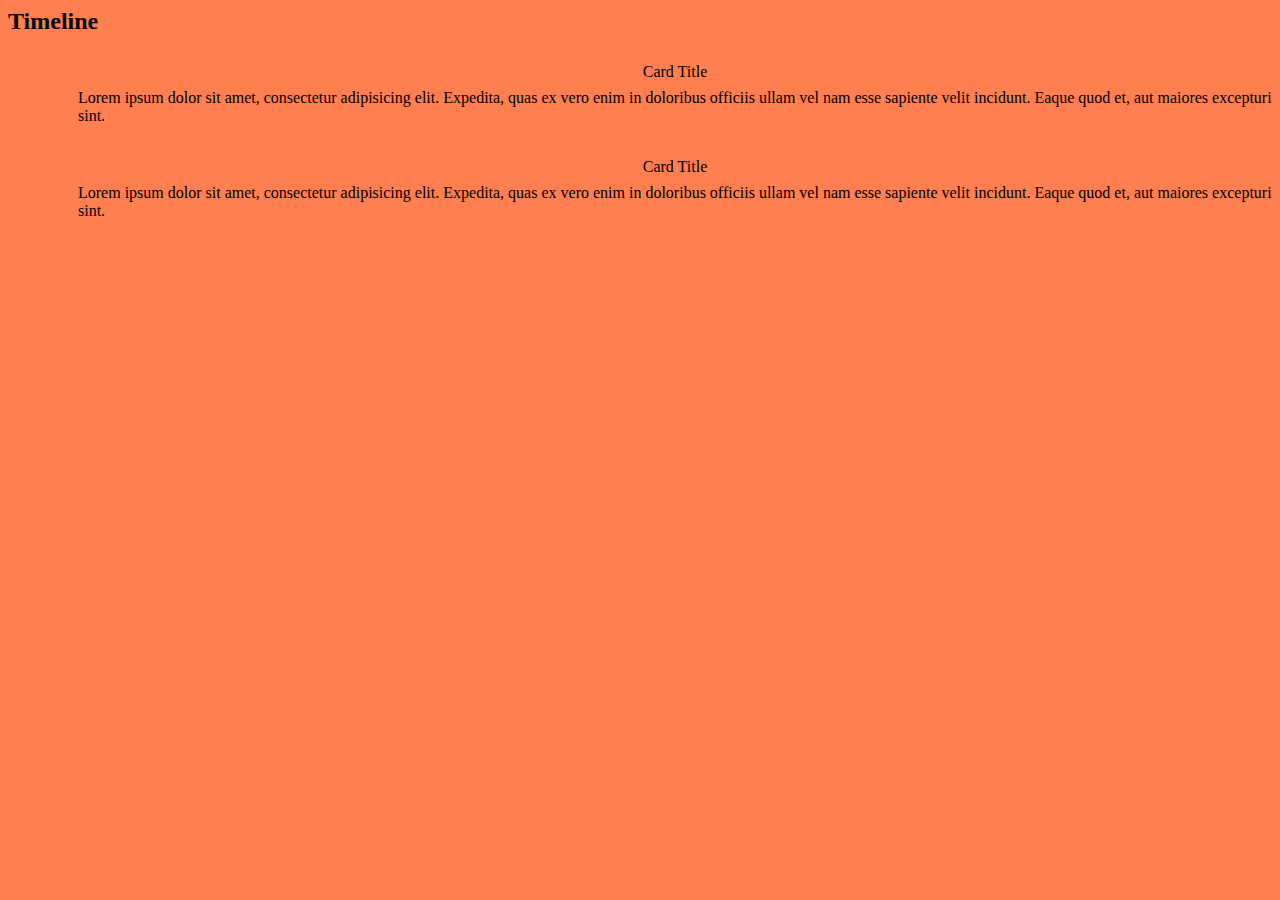
<file: timeline.html>
<style> 

.terminal-card{border:1px solid var(--secondary-color)}
.terminal-card>header{color:var(--invert-font-color);text-align:center;background-color:var(--secondary-color);padding:.5em 0}
.terminal-card>div:first-of-type{padding:var(--global-space)}

.terminal-timeline{position:relative;padding-left:70px}.terminal-timeline::before{content:' ';background:var(--secondary-color);display:inline-block;position:absolute;left:35px;width:2px;height:100%;z-index:400}.terminal-timeline .terminal-card{margin-bottom:25px}.terminal-timeline .terminal-card::before{content:' ';background:var(--invert-font-color);border:2px solid var(--secondary-color);display:inline-block;position:absolute;margin-top:25px;left:26px;width:15px;height:15px;z-index:400}.terminal-alert{color:var(--font-color);padding:1em;border:1px solid var(--font-color);margin-bottom:var(--global-space)}.terminal-alert-error{color:var(--error-color);border-color:var(--error-color)}




</style>

<body style="background-color: coral">
<section>
  <header><h2 id="Timeline">Timeline</h2></header>
  <div class="terminal-timeline">
    <div class="terminal-card">
      <header>Card Title</header>
      <div>
        Lorem ipsum dolor sit amet, consectetur adipisicing elit. Expedita, quas
        ex vero enim in doloribus officiis ullam vel nam esse sapiente velit
        incidunt. Eaque quod et, aut maiores excepturi sint.
      </div>
    </div>
    <div class="terminal-card">
      <header>Card Title</header>
      <div>
        Lorem ipsum dolor sit amet, consectetur adipisicing elit. Expedita, quas
        ex vero enim in doloribus officiis ullam vel nam esse sapiente velit
        incidunt. Eaque quod et, aut maiores excepturi sint.
      </div>
    </div>
  </div>
  <br />
</section>
</body>
</file>
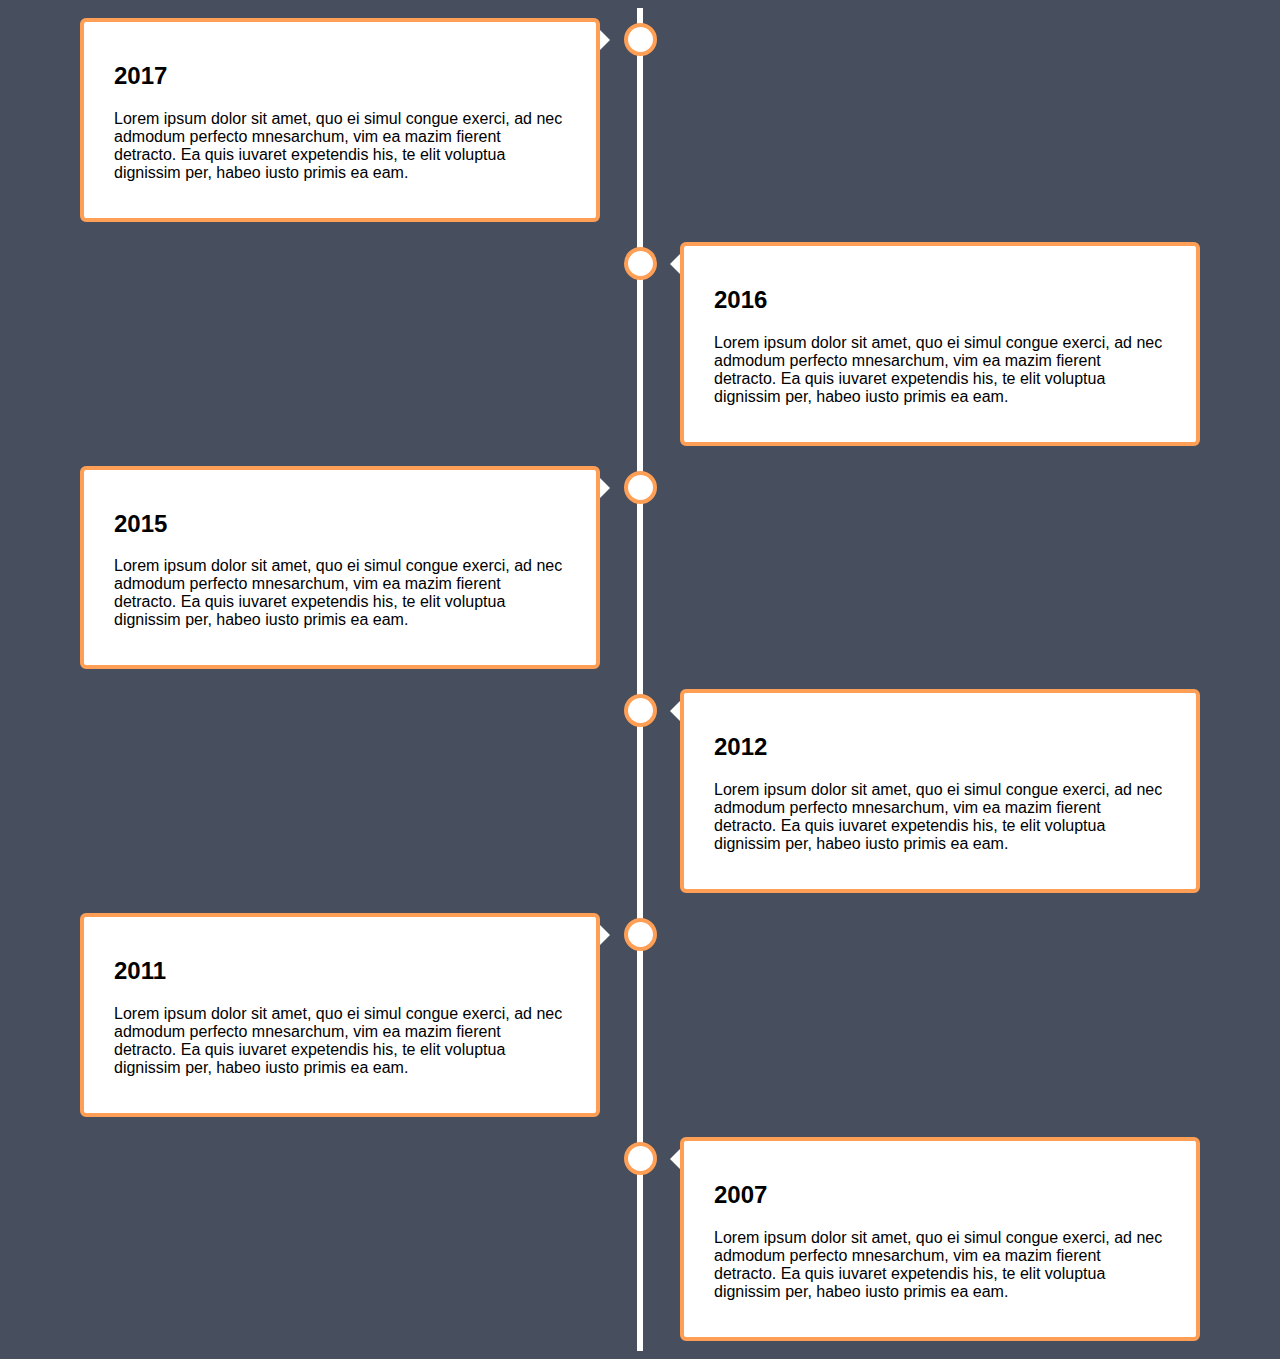
<file: w3schools.html>
<!DOCTYPE html>
<html>
<head>
<meta name="viewport" content="width=device-width, initial-scale=1.0">
<style>
* {
  box-sizing: border-box;
}

body {
  background-color: #474e5d;
  font-family: Helvetica, sans-serif;
}

/* The actual timeline (the vertical ruler) */
.timeline {
  position: relative;
  max-width: 1200px;
  margin: 0 auto;
}

/* The actual timeline (the vertical ruler) */
.timeline::after {
  content: '';
  position: absolute;
  width: 6px;
  background-color: white;
  top: 0;
  bottom: 0;
  left: 50%;
  margin-left: -3px;
}

/* Container around content */
.container {
  padding: 10px 40px;
  position: relative;
  background-color: inherit;
  width: 50%;
}

/* The circles on the timeline */
.container::after {
  content: '';
  position: absolute;
  width: 25px;
  height: 25px;
  right: -17px;
  background-color: white;
  border: 4px solid #FF9F55;
  top: 15px;
  border-radius: 50%;
  z-index: 1;
}

/* Place the container to the left */
.left {
  left: 0;
}

/* Place the container to the right */
.right {
  left: 50%;
}

/* Add arrows to the left container (pointing right) */
.left::before {
  content: " ";
  height: 0;
  position: absolute;
  top: 22px;
  width: 0;
  z-index: 1;
  right: 30px;
  border: medium solid white;
  border-width: 10px 0 10px 10px;
  border-color: transparent transparent transparent white;
}

/* Add arrows to the right container (pointing left) */
.right::before {
  content: " ";
  height: 0;
  position: absolute;
  top: 22px;
  width: 0;
  z-index: 1;
  left: 30px;
  border: medium solid white;
  border-width: 10px 10px 10px 0;
  border-color: transparent white transparent transparent;
}

/* Fix the circle for containers on the right side */
.right::after {
  left: -16px;
}

/* The actual content */
.content {
  padding: 20px 30px;
  background-color: white;
  position: relative;
  border-radius: 6px;
 border: 4px solid #FF9F55;
}

/* Media queries - Responsive timeline on screens less than 600px wide */
@media screen and (max-width: 600px) {
  /* Place the timelime to the left */
  .timeline::after {
  left: 31px;
  }
  
  /* Full-width containers */
  .container {
  width: 100%;
  padding-left: 70px;
  padding-right: 25px;
  }
  
  /* Make sure that all arrows are pointing leftwards */
  .container::before {
  left: 60px;
  border: medium solid white;
  border-width: 10px 10px 10px 0;
  border-color: transparent white transparent transparent;
  }

  /* Make sure all circles are at the same spot */
  .left::after, .right::after {
  left: 15px;
  }
  
  /* Make all right containers behave like the left ones */
  .right {
  left: 0%;
  }
}
</style>
</head>
<body>

<div class="timeline">
  <div class="container left">
    <div class="content">
      <h2>2017</h2>
      <p>Lorem ipsum dolor sit amet, quo ei simul congue exerci, ad nec admodum perfecto mnesarchum, vim ea mazim fierent detracto. Ea quis iuvaret expetendis his, te elit voluptua dignissim per, habeo iusto primis ea eam.</p>
    </div>
  </div>
  <div class="container right">
    <div class="content">
      <h2>2016</h2>
      <p>Lorem ipsum dolor sit amet, quo ei simul congue exerci, ad nec admodum perfecto mnesarchum, vim ea mazim fierent detracto. Ea quis iuvaret expetendis his, te elit voluptua dignissim per, habeo iusto primis ea eam.</p>
    </div>
  </div>
  <div class="container left">
    <div class="content">
      <h2>2015</h2>
      <p>Lorem ipsum dolor sit amet, quo ei simul congue exerci, ad nec admodum perfecto mnesarchum, vim ea mazim fierent detracto. Ea quis iuvaret expetendis his, te elit voluptua dignissim per, habeo iusto primis ea eam.</p>
    </div>
  </div>
  <div class="container right">
    <div class="content">
      <h2>2012</h2>
      <p>Lorem ipsum dolor sit amet, quo ei simul congue exerci, ad nec admodum perfecto mnesarchum, vim ea mazim fierent detracto. Ea quis iuvaret expetendis his, te elit voluptua dignissim per, habeo iusto primis ea eam.</p>
    </div>
  </div>
  <div class="container left">
    <div class="content">
      <h2>2011</h2>
      <p>Lorem ipsum dolor sit amet, quo ei simul congue exerci, ad nec admodum perfecto mnesarchum, vim ea mazim fierent detracto. Ea quis iuvaret expetendis his, te elit voluptua dignissim per, habeo iusto primis ea eam.</p>
    </div>
  </div>
  <div class="container right">
    <div class="content">
      <h2>2007</h2>
      <p>Lorem ipsum dolor sit amet, quo ei simul congue exerci, ad nec admodum perfecto mnesarchum, vim ea mazim fierent detracto. Ea quis iuvaret expetendis his, te elit voluptua dignissim per, habeo iusto primis ea eam.</p>
    </div>
  </div>
</div>

</body>
</html>
</file>
